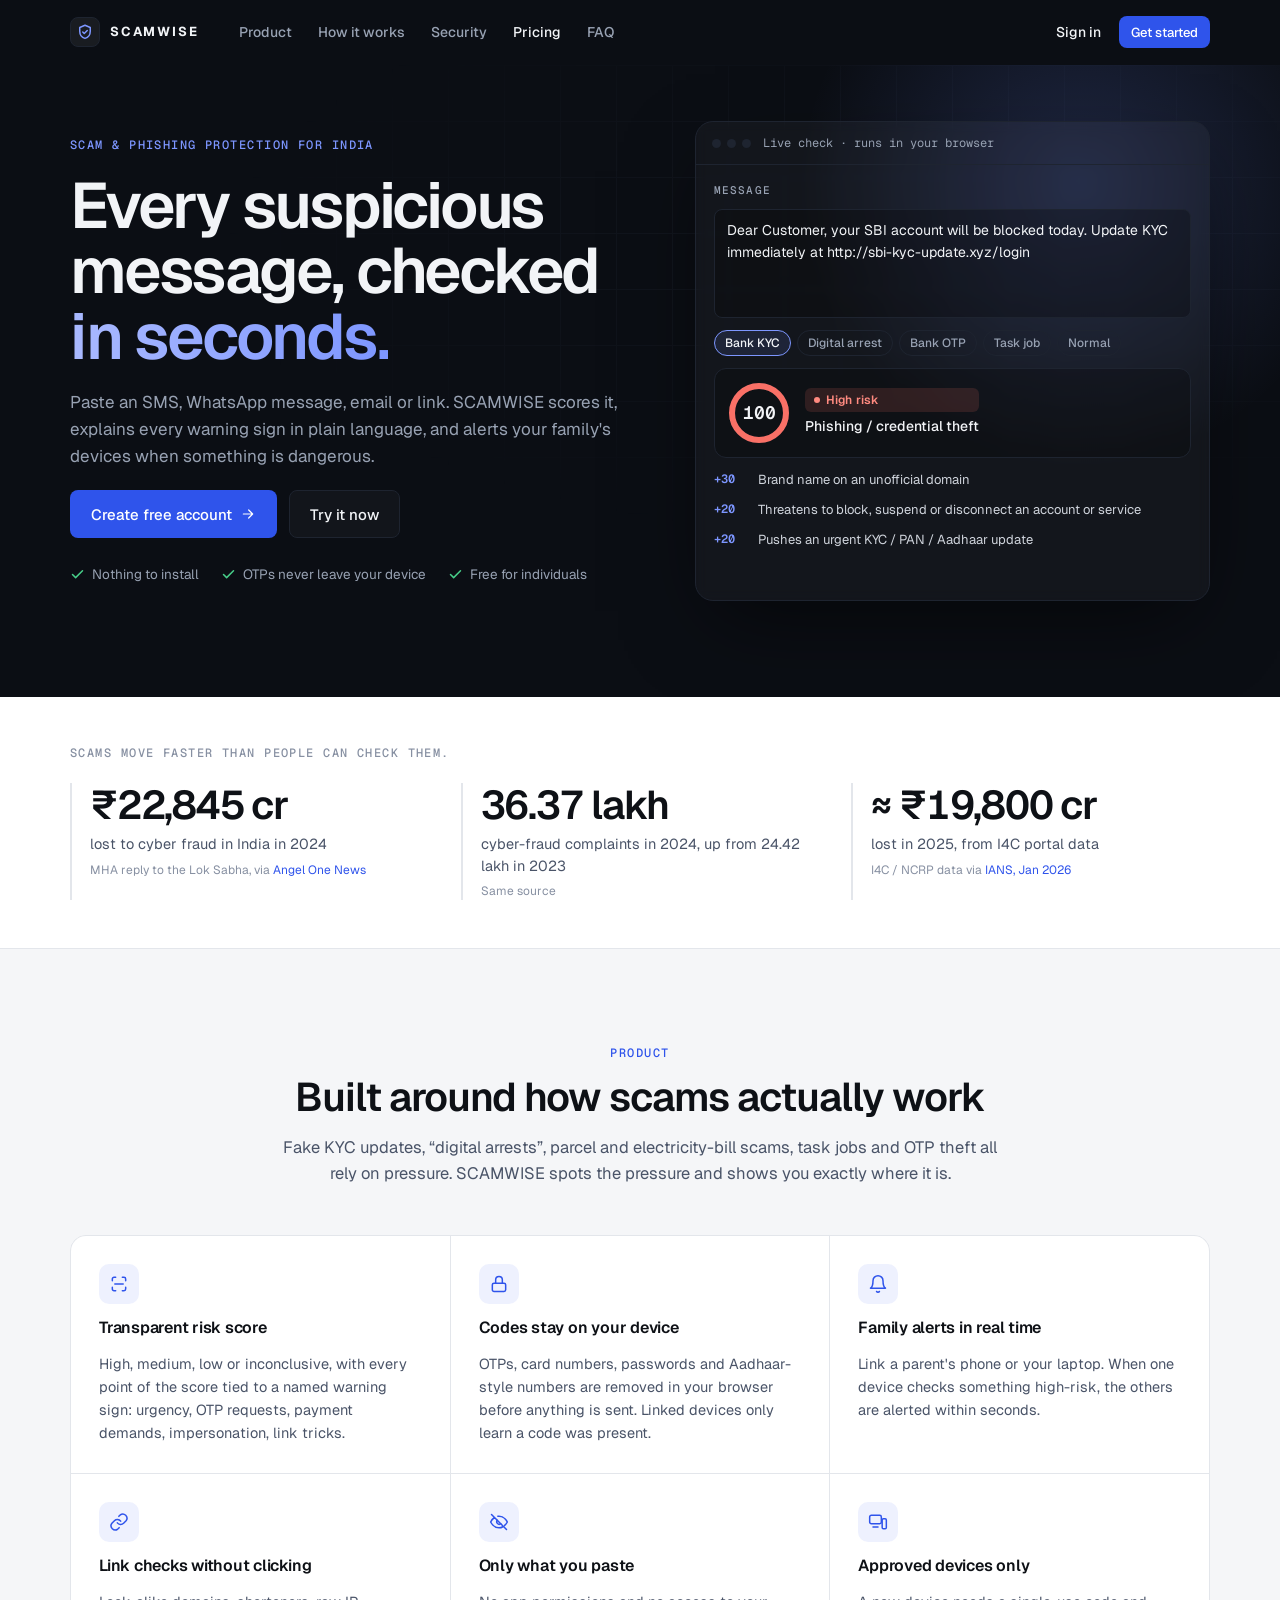
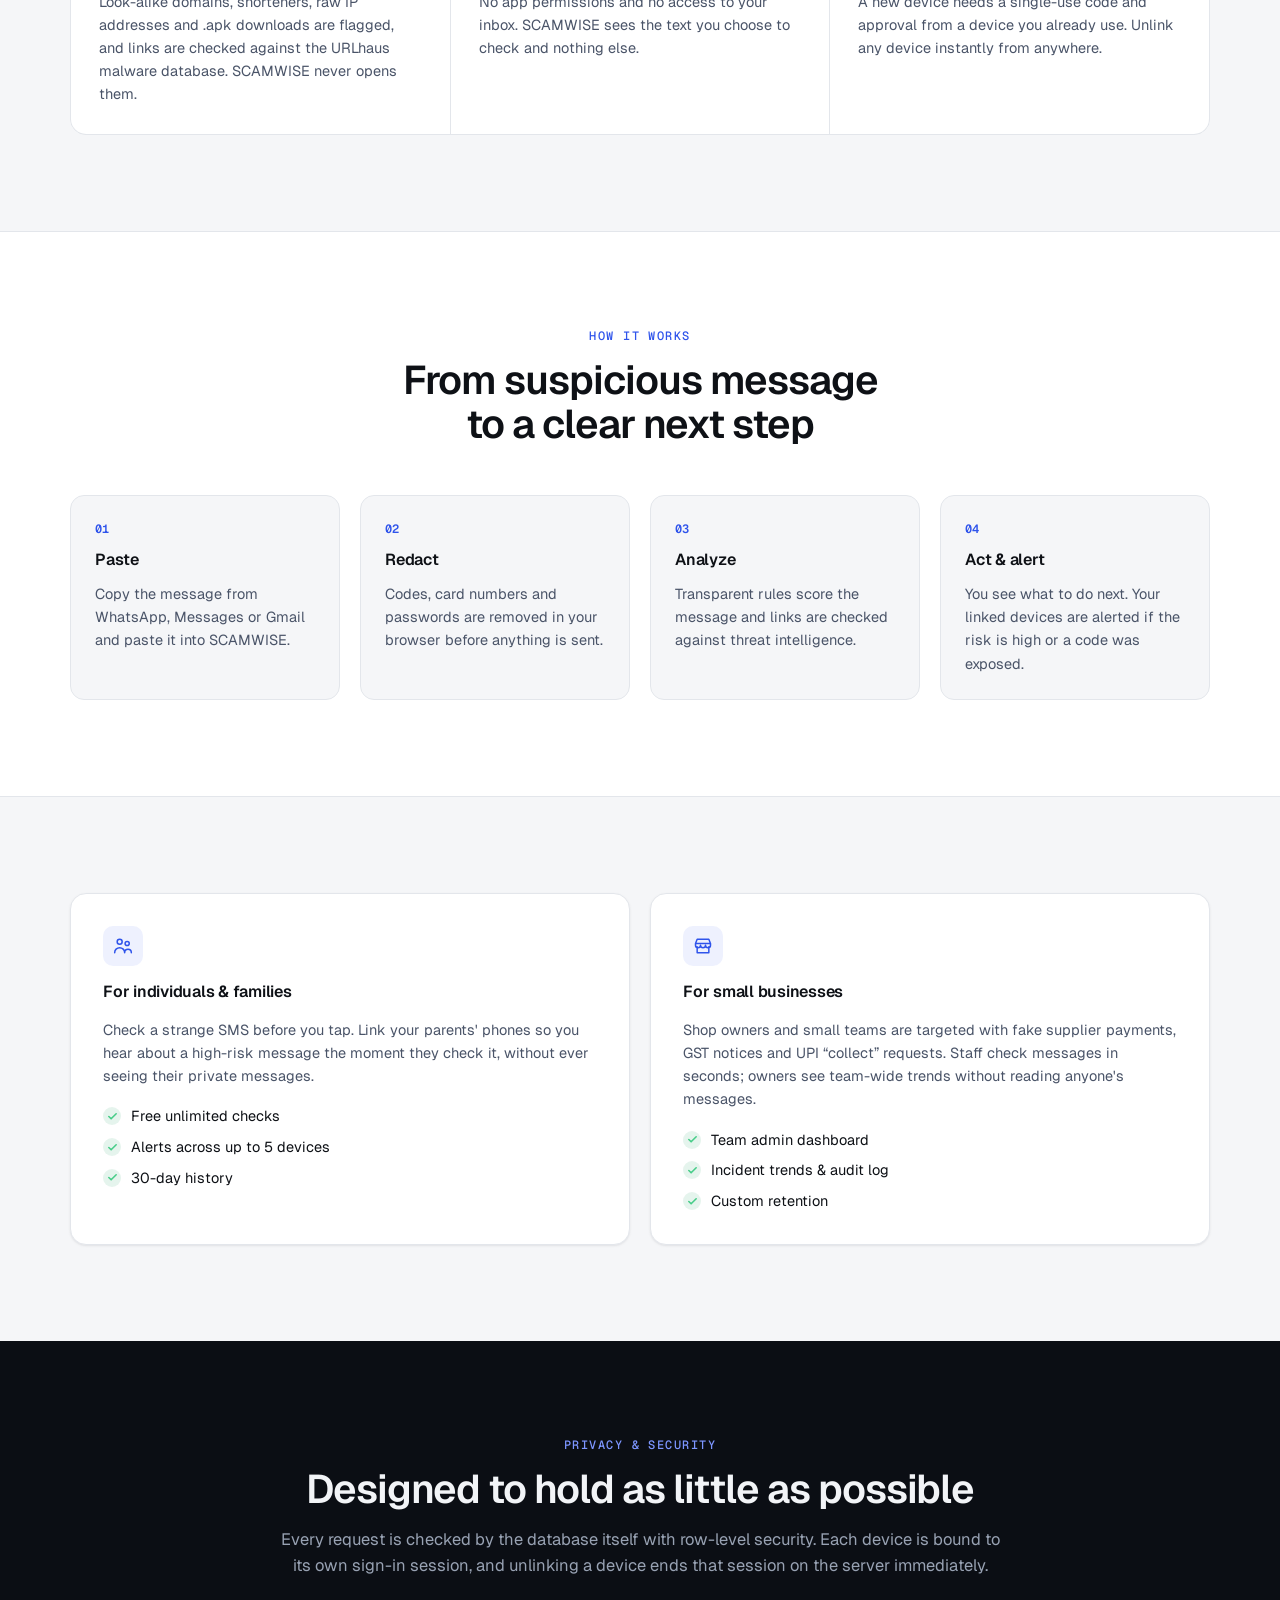
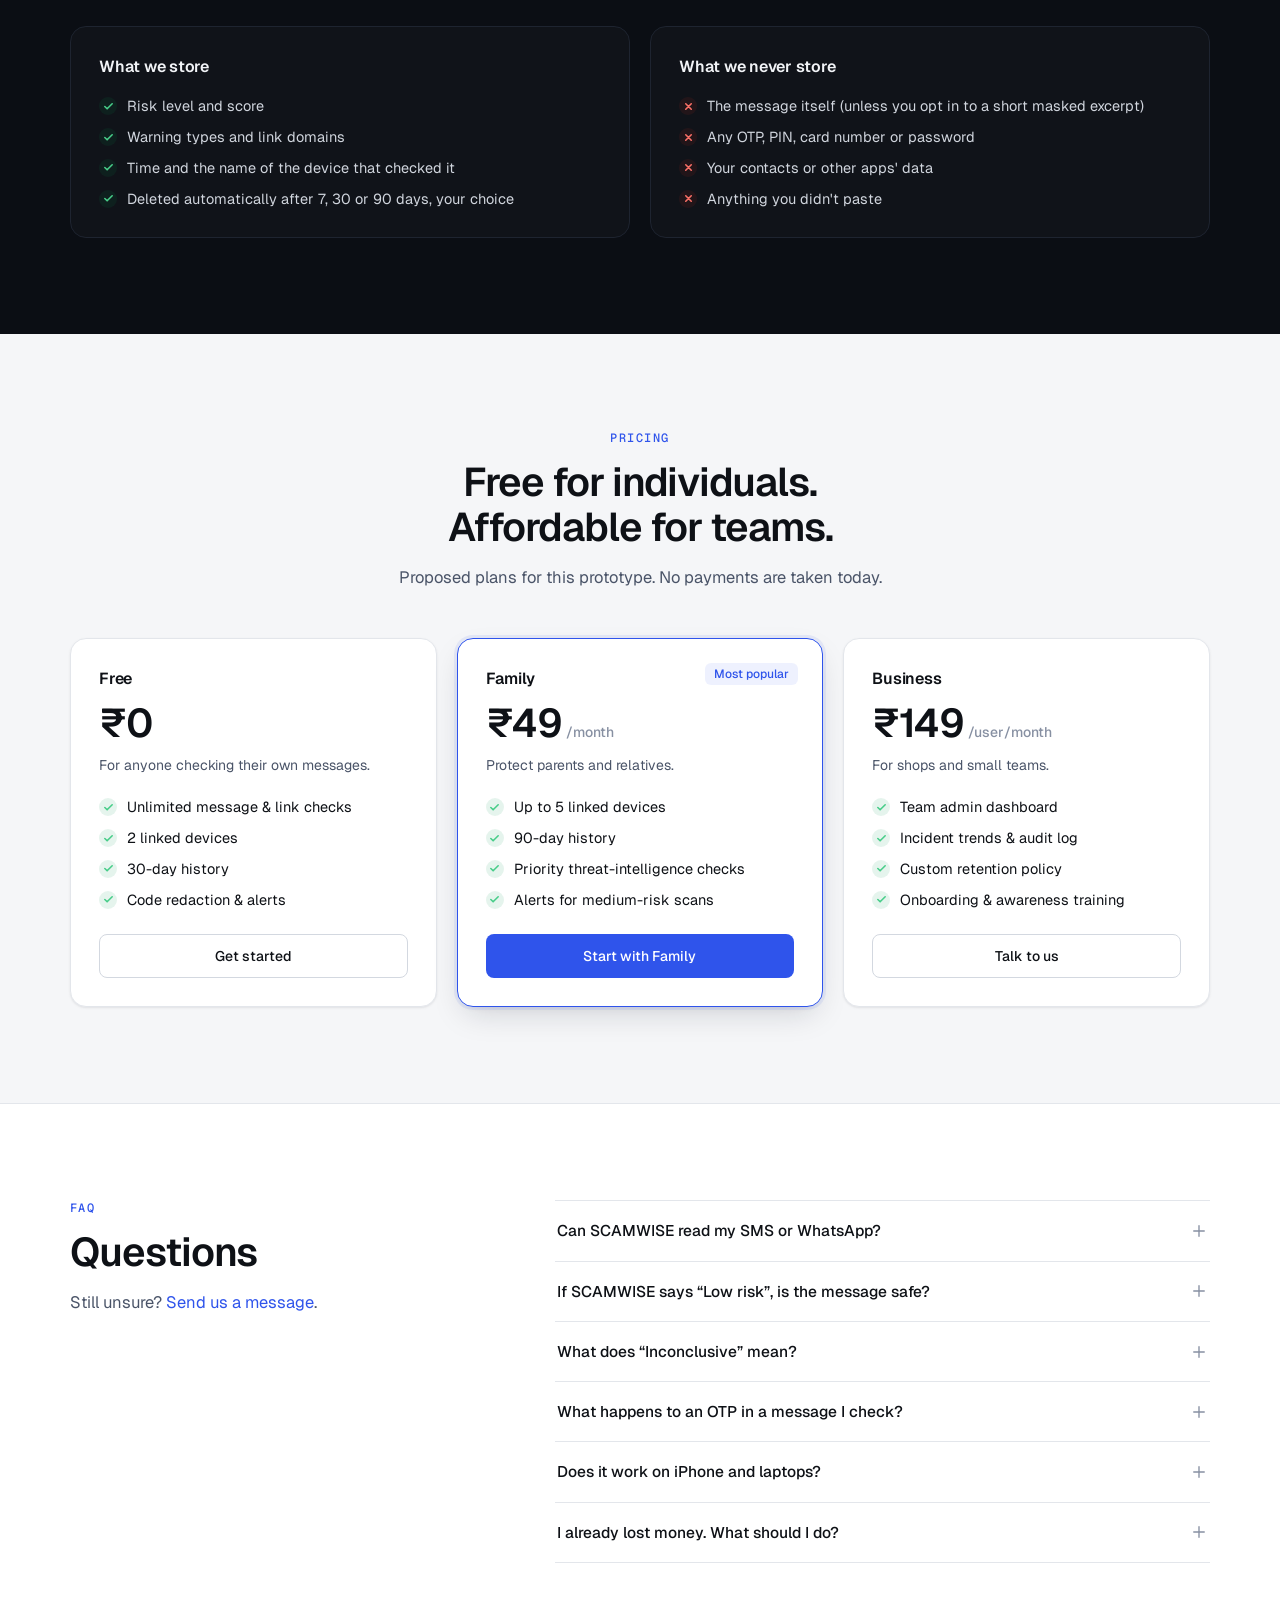
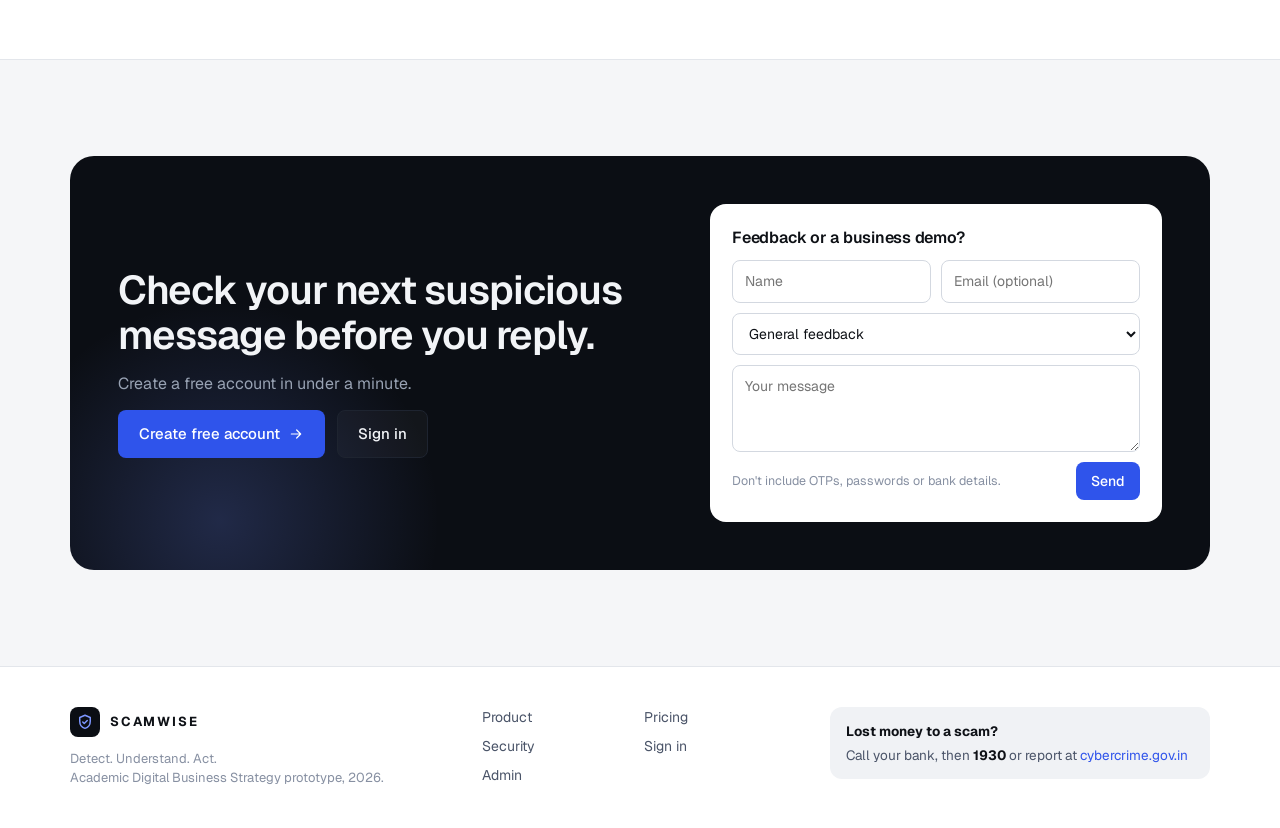
<file: scamwise/web/index.html>
<!doctype html>
<html lang="en">
<head>
<meta charset="utf-8">
<meta name="viewport" content="width=device-width, initial-scale=1, viewport-fit=cover">
<title>SCAMWISE</title>
<meta name="description" content="SCAMWISE checks suspicious messages and links in seconds, explains the risk in plain language, and alerts your family's devices. Built for India.">
<link rel="preconnect" href="https://fonts.googleapis.com"><link rel="preconnect" href="https://fonts.gstatic.com" crossorigin>
<link href="https://fonts.googleapis.com/css2?family=Geist:wght@400;500;600;700&family=Geist+Mono:wght@400;500;600&display=swap" rel="stylesheet">
<link rel="stylesheet" href="app/app.css">
<link rel="stylesheet" href="assets/landing.css">
<link rel="icon" href="data:image/svg+xml,%3Csvg xmlns='http://www.w3.org/2000/svg' viewBox='0 0 24 24'%3E%3Crect width='24' height='24' rx='6' fill='%230E1116'/%3E%3Cpath d='M12 5 7 7v4c0 3.1 2.1 5.9 5 6.7 2.9-.8 5-3.6 5-6.7V7Z' fill='none' stroke='%236E8BFF' stroke-width='2'/%3E%3C/svg%3E">
</head>
<body class="lp">
<svg width="0" height="0" style="position:absolute" aria-hidden="true">
  <defs>
    <symbol id="l-shield" viewBox="0 0 24 24"><path d="M12 3 5 6v5c0 4.4 3 8.4 7 9.5 4-1.1 7-5.1 7-9.5V6Z"/><path d="m9 12 2 2 4-4"/></symbol>
    <symbol id="l-scan" viewBox="0 0 24 24"><path d="M4 8V6a2 2 0 0 1 2-2h2M16 4h2a2 2 0 0 1 2 2v2M20 16v2a2 2 0 0 1-2 2h-2M8 20H6a2 2 0 0 1-2-2v-2"/><path d="M7 12h10"/></symbol>
    <symbol id="l-lock" viewBox="0 0 24 24"><rect x="4" y="11" width="16" height="10" rx="2"/><path d="M8 11V7a4 4 0 0 1 8 0v4"/></symbol>
    <symbol id="l-bell" viewBox="0 0 24 24"><path d="M6 8a6 6 0 1 1 12 0c0 7 3 9 3 9H3s3-2 3-9"/><path d="M10.3 21a2 2 0 0 0 3.4 0"/></symbol>
    <symbol id="l-link" viewBox="0 0 24 24"><path d="M10 13a5 5 0 0 0 7.5.5l3-3a5 5 0 0 0-7-7l-1.7 1.7"/><path d="M14 11a5 5 0 0 0-7.5-.5l-3 3a5 5 0 0 0 7 7l1.7-1.7"/></symbol>
    <symbol id="l-eye-off" viewBox="0 0 24 24"><path d="M3 3l18 18M10.6 5.1A10 10 0 0 1 12 5c6.5 0 10 7 10 7a17 17 0 0 1-3.2 4.1M6.6 6.6C3.8 8.4 2 12 2 12s3.5 7 10 7c1.8 0 3.3-.5 4.6-1.3"/><path d="M9.9 9.9a3 3 0 0 0 4.2 4.2"/></symbol>
    <symbol id="l-devices" viewBox="0 0 24 24"><rect x="2" y="4" width="14" height="10" rx="2"/><path d="M6 18h6"/><rect x="17" y="8" width="5" height="12" rx="1.5"/></symbol>
    <symbol id="l-check" viewBox="0 0 24 24"><path d="M20 6 9 17l-5-5"/></symbol>
    <symbol id="l-x" viewBox="0 0 24 24"><path d="M18 6 6 18M6 6l12 12"/></symbol>
    <symbol id="l-arrow" viewBox="0 0 24 24"><path d="M5 12h14M13 6l6 6-6 6"/></symbol>
    <symbol id="l-menu" viewBox="0 0 24 24"><path d="M4 7h16M4 12h16M4 17h16"/></symbol>
    <symbol id="l-family" viewBox="0 0 24 24"><circle cx="8" cy="7" r="3"/><circle cx="17" cy="9" r="2.5"/><path d="M2 20a6 6 0 0 1 12 0M14 20a4 4 0 0 1 8 0"/></symbol>
    <symbol id="l-store" viewBox="0 0 24 24"><path d="M3 9 5 4h14l2 5M3 9h18v2a3 3 0 0 1-6 0 3 3 0 0 1-6 0 3 3 0 0 1-6 0V9ZM5 13v7h14v-7"/></symbol>
    <symbol id="l-plus" viewBox="0 0 24 24"><path d="M12 5v14M5 12h14"/></symbol>
  </defs>
</svg>

<!-- ======================= nav ======================= -->
<header class="lp-nav" id="lp-nav">
  <div class="lp-wrap lp-nav-in">
    <a class="logo light" href="#top" id="lp-logo"><span class="logo-mark"><svg><use href="#l-shield"/></svg></span>SCAMWISE</a>
    <nav class="lp-links" id="lp-links" aria-label="Sections">
      <a href="#product">Product</a><a href="#how">How it works</a><a href="#security">Security</a><a href="#pricing">Pricing</a><a href="#faq">FAQ</a>
    </nav>
    <div class="lp-actions" id="lp-actions">
      <a class="lp-signin" href="app/#signin" data-auth="out">Sign in</a>
      <a class="btn primary sm" href="app/#signup" data-auth="out">Get started</a>
      <a class="btn primary sm hidden" href="app/" data-auth="in">Open dashboard<svg><use href="#l-arrow"/></svg></a>
      <button class="lp-burger" id="lp-burger" type="button" aria-label="Open menu" aria-expanded="false"><svg><use href="#l-menu"/></svg></button>
    </div>
  </div>
</header>

<!-- ======================= hero ======================= -->
<section class="lp-hero" id="top">
  <div class="lp-wrap lp-hero-in">
    <div class="lp-hero-copy">
      <p class="kicker">Scam &amp; phishing protection for India</p>
      <h1>Every suspicious message, checked <span class="lp-hl">in seconds.</span></h1>
      <p class="lp-lede">Paste an SMS, WhatsApp message, email or link. SCAMWISE scores it, explains every warning sign in plain language, and alerts your family's devices when something is dangerous.</p>
      <div class="lp-ctas">
        <a class="btn primary lg" href="app/#signup" data-auth="out">Create free account<svg><use href="#l-arrow"/></svg></a>
        <a class="btn primary lg hidden" href="app/" data-auth="in">Open dashboard<svg><use href="#l-arrow"/></svg></a>
        <a class="btn lp-ghost lg" href="#check">Try it now</a>
      </div>
      <ul class="lp-trust">
        <li><svg><use href="#l-check"/></svg>Nothing to install</li>
        <li><svg><use href="#l-check"/></svg>OTPs never leave your device</li>
        <li><svg><use href="#l-check"/></svg>Free for individuals</li>
      </ul>
    </div>

    <!-- live checker -->
    <div class="lp-checker" id="check" aria-label="Live message checker">
      <div class="lp-ck-head">
        <span class="lp-dots"><i></i><i></i><i></i></span>
        <span class="mono">Live check · runs in your browser</span>
      </div>
      <div class="lp-ck-body">
        <label for="lp-msg" class="lp-ck-label">Message</label>
        <textarea id="lp-msg" rows="4" maxlength="2000" spellcheck="false" placeholder="Paste a suspicious message…"></textarea>
        <div class="lp-ck-samples" id="lp-samples"></div>
        <div class="lp-ck-result" id="lp-result" aria-live="polite">
          <div class="lp-gauge"><svg viewBox="0 0 64 64"><circle class="t" cx="32" cy="32" r="27"/><circle class="f" id="lp-gauge-f" cx="32" cy="32" r="27"/></svg><b id="lp-score">0</b></div>
          <div class="lp-ck-verdict"><span class="risk inconclusive" id="lp-risk">Waiting</span><p id="lp-cat">Type or pick an example</p></div>
        </div>
        <ul class="lp-ck-inds" id="lp-inds"></ul>
        <p class="lp-ck-redact" id="lp-redact"></p>
      </div>
    </div>
  </div>
</section>

<!-- ======================= stats ======================= -->
<section class="lp-stats">
  <div class="lp-wrap">
    <p class="lp-stats-lead">Scams move faster than people can check them.</p>
    <div class="lp-stat-row">
      <div class="lp-stat"><b data-count="22845" data-prefix="₹" data-suffix=" cr">₹22,845 cr</b><span>lost to cyber fraud in India in 2024</span><small>MHA reply to the Lok Sabha, via <a href="https://www.angelone.in/news/market-updates/cyber-fraud-costs-indians-22-845-crore-in-2024-government" target="_blank" rel="noopener">Angel One News</a></small></div>
      <div class="lp-stat"><b data-count="3637" data-scale="0.01" data-decimals="2" data-suffix=" lakh">36.37 lakh</b><span>cyber-fraud complaints in 2024, up from 24.42 lakh in 2023</span><small>Same source</small></div>
      <div class="lp-stat"><b>≈ ₹19,800 cr</b><span>lost in 2025, from I4C portal data</span><small>I4C / NCRP data via <a href="https://ianslive.in/indians-lose-over-rs-52976-crore-to-cyber-frauds-over-six-years-report--20260103154943" target="_blank" rel="noopener">IANS, Jan 2026</a></small></div>
    </div>
  </div>
</section>

<!-- ======================= product ======================= -->
<section class="lp-sec" id="product">
  <div class="lp-wrap">
    <div class="lp-sec-head">
      <p class="lp-eyebrow">Product</p>
      <h2>Built around how scams actually work</h2>
      <p>Fake KYC updates, “digital arrests”, parcel and electricity-bill scams, task jobs and OTP theft all rely on pressure. SCAMWISE spots the pressure and shows you exactly where it is.</p>
    </div>
    <div class="lp-features">
      <article class="lp-feat lp-reveal"><span class="lp-ico"><svg><use href="#l-scan"/></svg></span><h3>Transparent risk score</h3><p>High, medium, low or inconclusive, with every point of the score tied to a named warning sign: urgency, OTP requests, payment demands, impersonation, link tricks.</p></article>
      <article class="lp-feat lp-reveal"><span class="lp-ico"><svg><use href="#l-lock"/></svg></span><h3>Codes stay on your device</h3><p>OTPs, card numbers, passwords and Aadhaar-style numbers are removed in your browser before anything is sent. Linked devices only learn a code was present.</p></article>
      <article class="lp-feat lp-reveal"><span class="lp-ico"><svg><use href="#l-bell"/></svg></span><h3>Family alerts in real time</h3><p>Link a parent's phone or your laptop. When one device checks something high-risk, the others are alerted within seconds.</p></article>
      <article class="lp-feat lp-reveal"><span class="lp-ico"><svg><use href="#l-link"/></svg></span><h3>Link checks without clicking</h3><p>Look-alike domains, shorteners, raw IP addresses and .apk downloads are flagged, and links are checked against the URLhaus malware database. SCAMWISE never opens them.</p></article>
      <article class="lp-feat lp-reveal"><span class="lp-ico"><svg><use href="#l-eye-off"/></svg></span><h3>Only what you paste</h3><p>No app permissions and no access to your inbox. SCAMWISE sees the text you choose to check and nothing else.</p></article>
      <article class="lp-feat lp-reveal"><span class="lp-ico"><svg><use href="#l-devices"/></svg></span><h3>Approved devices only</h3><p>A new device needs a single-use code and approval from a device you already use. Unlink any device instantly from anywhere.</p></article>
    </div>
  </div>
</section>

<!-- ======================= how ======================= -->
<section class="lp-sec lp-alt" id="how">
  <div class="lp-wrap">
    <div class="lp-sec-head">
      <p class="lp-eyebrow">How it works</p>
      <h2>From suspicious message to a clear next step</h2>
    </div>
    <ol class="lp-steps">
      <li class="lp-reveal"><span class="mono">01</span><h3>Paste</h3><p>Copy the message from WhatsApp, Messages or Gmail and paste it into SCAMWISE.</p></li>
      <li class="lp-reveal"><span class="mono">02</span><h3>Redact</h3><p>Codes, card numbers and passwords are removed in your browser before anything is sent.</p></li>
      <li class="lp-reveal"><span class="mono">03</span><h3>Analyze</h3><p>Transparent rules score the message and links are checked against threat intelligence.</p></li>
      <li class="lp-reveal"><span class="mono">04</span><h3>Act &amp; alert</h3><p>You see what to do next. Your linked devices are alerted if the risk is high or a code was exposed.</p></li>
    </ol>
  </div>
</section>

<!-- ======================= audiences ======================= -->
<section class="lp-sec">
  <div class="lp-wrap lp-two">
    <article class="lp-aud lp-reveal">
      <span class="lp-ico"><svg><use href="#l-family"/></svg></span>
      <h3>For individuals &amp; families</h3>
      <p>Check a strange SMS before you tap. Link your parents' phones so you hear about a high-risk message the moment they check it, without ever seeing their private messages.</p>
      <ul class="lp-ticks"><li>Free unlimited checks</li><li>Alerts across up to 5 devices</li><li>30-day history</li></ul>
    </article>
    <article class="lp-aud lp-reveal">
      <span class="lp-ico"><svg><use href="#l-store"/></svg></span>
      <h3>For small businesses</h3>
      <p>Shop owners and small teams are targeted with fake supplier payments, GST notices and UPI “collect” requests. Staff check messages in seconds; owners see team-wide trends without reading anyone's messages.</p>
      <ul class="lp-ticks"><li>Team admin dashboard</li><li>Incident trends &amp; audit log</li><li>Custom retention</li></ul>
    </article>
  </div>
</section>

<!-- ======================= security ======================= -->
<section class="lp-sec lp-dark" id="security">
  <div class="lp-wrap">
    <div class="lp-sec-head">
      <p class="lp-eyebrow">Privacy &amp; security</p>
      <h2>Designed to hold as little as possible</h2>
      <p>Every request is checked by the database itself with row-level security. Each device is bound to its own sign-in session, and unlinking a device ends that session on the server immediately.</p>
    </div>
    <div class="lp-two">
      <div class="lp-list-card lp-reveal">
        <h3>What we store</h3>
        <ul class="lp-ticks"><li>Risk level and score</li><li>Warning types and link domains</li><li>Time and the name of the device that checked it</li><li>Deleted automatically after 7, 30 or 90 days, your choice</li></ul>
      </div>
      <div class="lp-list-card lp-reveal">
        <h3>What we never store</h3>
        <ul class="lp-crosses"><li>The message itself (unless you opt in to a short masked excerpt)</li><li>Any OTP, PIN, card number or password</li><li>Your contacts or other apps' data</li><li>Anything you didn't paste</li></ul>
      </div>
    </div>
  </div>
</section>

<!-- ======================= pricing ======================= -->
<section class="lp-sec" id="pricing">
  <div class="lp-wrap">
    <div class="lp-sec-head">
      <p class="lp-eyebrow">Pricing</p>
      <h2>Free for individuals. Affordable for teams.</h2>
      <p>Proposed plans for this prototype. No payments are taken today.</p>
    </div>
    <div class="lp-prices">
      <article class="lp-price lp-reveal"><h3>Free</h3><p class="lp-amt">₹0</p><p class="muted">For anyone checking their own messages.</p>
        <ul class="lp-ticks"><li>Unlimited message &amp; link checks</li><li>2 linked devices</li><li>30-day history</li><li>Code redaction &amp; alerts</li></ul>
        <a class="btn ghost block" href="app/#signup">Get started</a></article>
      <article class="lp-price featured lp-reveal"><span class="tag accent">Most popular</span><h3>Family</h3><p class="lp-amt">₹49<small>/month</small></p><p class="muted">Protect parents and relatives.</p>
        <ul class="lp-ticks"><li>Up to 5 linked devices</li><li>90-day history</li><li>Priority threat-intelligence checks</li><li>Alerts for medium-risk scans</li></ul>
        <a class="btn primary block" href="app/#signup">Start with Family</a></article>
      <article class="lp-price lp-reveal"><h3>Business</h3><p class="lp-amt">₹149<small>/user/month</small></p><p class="muted">For shops and small teams.</p>
        <ul class="lp-ticks"><li>Team admin dashboard</li><li>Incident trends &amp; audit log</li><li>Custom retention policy</li><li>Onboarding &amp; awareness training</li></ul>
        <a class="btn ghost block" href="#contact">Talk to us</a></article>
    </div>
  </div>
</section>

<!-- ======================= faq ======================= -->
<section class="lp-sec lp-alt" id="faq">
  <div class="lp-wrap lp-faq-wrap">
    <div class="lp-sec-head left">
      <p class="lp-eyebrow">FAQ</p>
      <h2>Questions</h2>
      <p>Still unsure? <a href="#contact">Send us a message</a>.</p>
    </div>
    <div class="lp-faq">
      <details><summary>Can SCAMWISE read my SMS or WhatsApp?<svg><use href="#l-plus"/></svg></summary><p>No. A website cannot read your messages or other apps. SCAMWISE only sees the text you choose to paste into it.</p></details>
      <details><summary>If SCAMWISE says “Low risk”, is the message safe?<svg><use href="#l-plus"/></svg></summary><p>Not necessarily. Low means no strong scam pattern was found. New scams appear every day, so always verify payment or account requests through the official app or number.</p></details>
      <details><summary>What does “Inconclusive” mean?<svg><use href="#l-plus"/></svg></summary><p>There wasn't enough evidence either way, for example a bare link that could not be checked against threat intelligence. Treat it with caution.</p></details>
      <details><summary>What happens to an OTP in a message I check?<svg><use href="#l-plus"/></svg></summary><p>It is replaced with [REDACTED] in your browser before anything is sent. Your linked devices get an alert saying a code was exposed, never the code itself.</p></details>
      <details><summary>Does it work on iPhone and laptops?<svg><use href="#l-plus"/></svg></summary><p>Yes. SCAMWISE runs in any modern browser on iPhone, Android, Windows and Mac. There is nothing to install.</p></details>
      <details><summary>I already lost money. What should I do?<svg><use href="#l-plus"/></svg></summary><p>Call your bank immediately, then call the national cyber-crime helpline <b>1930</b> or report at <a href="https://cybercrime.gov.in" target="_blank" rel="noopener">cybercrime.gov.in</a>. Speed matters for freezing funds.</p></details>
    </div>
  </div>
</section>

<!-- ======================= cta + contact ======================= -->
<section class="lp-sec" id="contact">
  <div class="lp-wrap">
    <div class="lp-cta">
      <div>
        <h2>Check your next suspicious message before you reply.</h2>
        <p>Create a free account in under a minute.</p>
        <div class="lp-ctas"><a class="btn primary lg" href="app/#signup">Create free account<svg><use href="#l-arrow"/></svg></a><a class="btn lp-ghost lg" href="app/#signin">Sign in</a></div>
      </div>
      <form id="lp-contact" class="lp-contact" novalidate>
        <h3>Feedback or a business demo?</h3>
        <div class="lp-row2"><input id="lp-c-name" name="name" placeholder="Name" maxlength="80" aria-label="Name"><input id="lp-c-email" name="email" type="email" placeholder="Email (optional)" maxlength="120" aria-label="Email"></div>
        <select id="lp-c-kind" name="kind" aria-label="Topic"><option value="feedback">General feedback</option><option value="demo">Request a demo</option><option value="business">Business plan enquiry</option><option value="other">Other</option></select>
        <textarea id="lp-c-msg" name="message" rows="3" placeholder="Your message" maxlength="2000" aria-label="Message"></textarea>
        <div class="lp-row-end"><p class="fine" id="lp-c-status">Don't include OTPs, passwords or bank details.</p><button class="btn primary" type="submit">Send</button></div>
      </form>
    </div>
  </div>
</section>

<footer class="lp-foot">
  <div class="lp-wrap lp-foot-in">
    <div><a class="logo light" href="#top"><span class="logo-mark"><svg><use href="#l-shield"/></svg></span>SCAMWISE</a><p>Detect. Understand. Act.<br>Academic Digital Business Strategy prototype, 2026.</p></div>
    <div class="lp-foot-links"><a href="#product">Product</a><a href="#pricing">Pricing</a><a href="#security">Security</a><a href="app/#signin">Sign in</a><a href="admin/">Admin</a></div>
    <div class="lp-help"><b>Lost money to a scam?</b><span>Call your bank, then <b>1930</b> or report at <a href="https://cybercrime.gov.in" target="_blank" rel="noopener">cybercrime.gov.in</a></span></div>
  </div>
</footer>

<div class="toasts" id="toasts" aria-live="polite"></div>
<script type="module" src="assets/site.js"></script>
</body>
</html>
</file>
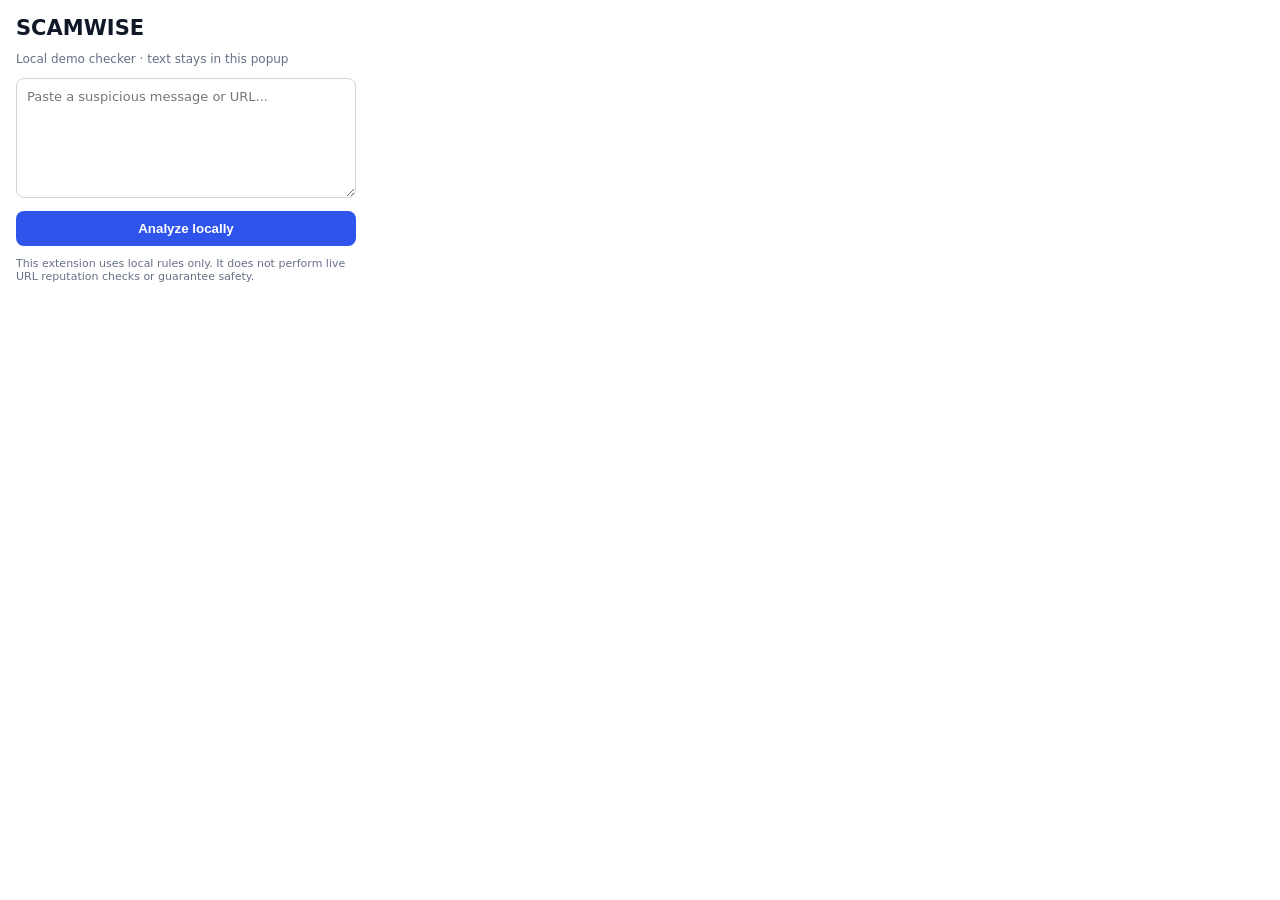
<file: scamwise/extension/popup.html>
<!doctype html><html><head><meta charset="utf-8"><meta name="viewport" content="width=device-width,initial-scale=1"><title>SCAMWISE</title><style>body{font:14px system-ui;width:340px;margin:0;padding:16px;color:#101828}h2{margin:0 0 4px}p{color:#667085;font-size:12px}textarea{width:100%;box-sizing:border-box;min-height:120px;padding:10px;border:1px solid #d0d5dd;border-radius:8px;font:13px system-ui}button{width:100%;margin-top:10px;padding:10px;border:0;border-radius:8px;background:#2f54eb;color:white;font-weight:600;cursor:pointer}.result{margin-top:12px;padding:12px;background:#f2f4f7;border-radius:8px}.high{color:#b42318}.medium{color:#b54708}.low{color:#027a48}.small{font-size:11px}</style></head><body><h2>SCAMWISE</h2><p>Local demo checker · text stays in this popup</p><textarea id="message" maxlength="5000" placeholder="Paste a suspicious message or URL..."></textarea><button id="scan">Analyze locally</button><div id="result" class="result" hidden></div><p class="small">This extension uses local rules only. It does not perform live URL reputation checks or guarantee safety.</p><script type="module" src="popup.js"></script></body></html>
</file>
<file: scamwise/web/app/app.css>
/* SCAMWISE web app
   Layout: quiet product shell (sidebar + topbar) on a cool off-white canvas; one cobalt accent;
   risk colours are semantic only. Mobile: sidebar becomes a bottom tab bar. */
:root {
  --bg: #F5F6F8; --surface: #FFFFFF; --surface-2: #F0F2F5; --line: #E3E6EB; --line-2: #D3D8E0;
  --ink: #0E1116; --ink-2: #4A5468; --ink-3: #8790A2;
  --accent: #2F54EB; --accent-2: #1D3FD1; --accent-soft: rgba(47,84,235,.08); --on-accent: #FFFFFF;
  --high: #D92D20; --high-soft: rgba(217,45,32,.09);
  --med: #C4560A; --med-soft: rgba(220,104,3,.10);
  --low: #067647; --low-soft: rgba(7,148,85,.10);
  --inc: #5D6679; --inc-soft: rgba(93,102,121,.12);
  --brand-bg: #0B0E14; --brand-ink: #F2F4F7; --brand-ink-2: #98A2B3; --brand-line: #1E2430; --brand-accent: #7D96FF;
  --shadow: 0 1px 2px rgba(16,24,40,.04), 0 1px 3px rgba(16,24,40,.06);
  --shadow-lg: 0 12px 32px -8px rgba(16,24,40,.18), 0 4px 8px -4px rgba(16,24,40,.08);
  --r: 12px; --r-sm: 8px;
  --font: "Geist", ui-sans-serif, system-ui, -apple-system, "Segoe UI", Roboto, sans-serif;
  --mono: "Geist Mono", ui-monospace, SFMono-Regular, Menlo, Consolas, monospace;
  --side-w: 248px;
}
@media (prefers-color-scheme: dark) {
  :root:not([data-theme="light"]) {
    --bg: #0A0C10; --surface: #11141A; --surface-2: #171B23; --line: #222733; --line-2: #2E3443;
    --ink: #EEF1F6; --ink-2: #A6AFC0; --ink-3: #6D768A;
    --accent: #6E8BFF; --accent-2: #8AA1FF; --accent-soft: rgba(110,139,255,.12); --on-accent: #0A0C10;
    --high: #F97066; --high-soft: rgba(249,112,102,.12); --med: #FDB022; --med-soft: rgba(253,176,34,.12);
    --low: #47CD89; --low-soft: rgba(71,205,137,.12); --inc: #98A2B3; --inc-soft: rgba(152,162,179,.14);
    --shadow: none; --shadow-lg: 0 16px 40px -8px rgba(0,0,0,.6);
    color-scheme: dark;
  }
}
:root[data-theme="dark"] {
  --bg: #0A0C10; --surface: #11141A; --surface-2: #171B23; --line: #222733; --line-2: #2E3443;
  --ink: #EEF1F6; --ink-2: #A6AFC0; --ink-3: #6D768A;
  --accent: #6E8BFF; --accent-2: #8AA1FF; --accent-soft: rgba(110,139,255,.12); --on-accent: #0A0C10;
  --high: #F97066; --high-soft: rgba(249,112,102,.12); --med: #FDB022; --med-soft: rgba(253,176,34,.12);
  --low: #47CD89; --low-soft: rgba(71,205,137,.12); --inc: #98A2B3; --inc-soft: rgba(152,162,179,.14);
  --shadow: none; --shadow-lg: 0 16px 40px -8px rgba(0,0,0,.6);
  color-scheme: dark;
}

* { box-sizing: border-box; }
html, body { height: 100%; }
body { margin: 0; font-family: var(--font); font-size: 14px; line-height: 1.5; color: var(--ink); background: var(--bg); -webkit-font-smoothing: antialiased; }
h1, h2, h3 { margin: 0; letter-spacing: -.015em; text-wrap: balance; }
p { margin: 0; }
a { color: var(--accent); text-decoration: none; }
a:hover { text-decoration: underline; }
svg { width: 18px; height: 18px; flex: none; fill: none; stroke: currentColor; stroke-width: 1.8; stroke-linecap: round; stroke-linejoin: round; }
.hidden { display: none !important; }
.muted { color: var(--ink-2); }
.mono { font-family: var(--mono); font-variant-numeric: tabular-nums; }
.fine { font-size: 12.5px; color: var(--ink-3); }
.center { text-align: center; }
:focus-visible { outline: 2px solid var(--accent); outline-offset: 2px; border-radius: 6px; }
@media (prefers-reduced-motion: reduce) { *, *::before, *::after { animation-duration: 1ms !important; transition-duration: 1ms !important; } }

/* ---------- controls ---------- */
.btn { display: inline-flex; align-items: center; justify-content: center; gap: 8px; height: 38px; padding: 0 14px; border-radius: var(--r-sm); border: 1px solid transparent; font: 500 14px/1 var(--font); cursor: pointer; transition: background .15s, border-color .15s, color .15s, transform .05s; white-space: nowrap; }
.btn:active { transform: translateY(1px); }
.btn svg { width: 16px; height: 16px; }
.btn.primary { background: var(--accent); color: var(--on-accent); }
.btn.primary:hover { background: var(--accent-2); }
.btn.ghost { background: var(--surface); color: var(--ink); border-color: var(--line-2); }
.btn.ghost:hover { background: var(--surface-2); }
.btn.danger-ghost { background: var(--surface); color: var(--high); border-color: var(--line-2); }
.btn.danger-ghost:hover { background: var(--high-soft); border-color: transparent; }
.btn.danger { background: var(--high); color: #fff; }
.btn.sm { height: 32px; padding: 0 11px; font-size: 13px; }
.btn.block { width: 100%; height: 44px; }
.btn[disabled] { opacity: .5; cursor: not-allowed; }
.btn kbd { font: 500 11px var(--mono); opacity: .7; border: 1px solid currentColor; border-radius: 4px; padding: 1px 4px; }
input, textarea, select { font: inherit; color: var(--ink); background: var(--surface); border: 1px solid var(--line-2); border-radius: var(--r-sm); padding: 10px 12px; width: 100%; transition: border-color .15s, box-shadow .15s; }
input:focus, textarea:focus, select:focus { outline: none; border-color: var(--accent); box-shadow: 0 0 0 3px var(--accent-soft); }
textarea { resize: vertical; min-height: 180px; line-height: 1.55; }
.select-sm { width: auto; height: 32px; padding: 0 30px 0 10px; font-size: 13px; }
.field-label { font-weight: 500; font-size: 13px; color: var(--ink-2); }
.err { color: var(--high); font-size: 13px; min-height: 18px; }
.switch { appearance: none; width: 36px; height: 20px; padding: 0; border-radius: 99px; background: var(--line-2); border: 0; position: relative; cursor: pointer; flex: none; transition: background .2s; }
.switch::after { content: ""; position: absolute; top: 2px; left: 2px; width: 16px; height: 16px; border-radius: 50%; background: #fff; box-shadow: 0 1px 2px rgba(0,0,0,.2); transition: transform .2s; }
.switch:checked { background: var(--accent); }
.switch:checked::after { transform: translateX(16px); }
.switch:focus { box-shadow: 0 0 0 3px var(--accent-soft); }

.risk { display: inline-flex; align-items: center; gap: 6px; height: 24px; padding: 0 9px; border-radius: 6px; font: 600 12px var(--font); letter-spacing: .01em; white-space: nowrap; }
.risk::before { content: ""; width: 6px; height: 6px; border-radius: 50%; background: currentColor; }
.risk.high { color: var(--high); background: var(--high-soft); }
.risk.medium { color: var(--med); background: var(--med-soft); }
.risk.low { color: var(--low); background: var(--low-soft); }
.risk.inconclusive { color: var(--inc); background: var(--inc-soft); }
.tag { display: inline-flex; align-items: center; height: 22px; padding: 0 8px; border-radius: 6px; font-size: 12px; font-weight: 500; background: var(--surface-2); color: var(--ink-2); border: 1px solid var(--line); white-space: nowrap; }
.tag.accent { background: var(--accent-soft); color: var(--accent); border-color: transparent; }
.tag.ok { background: var(--low-soft); color: var(--low); border-color: transparent; }
.tag.warn { background: var(--med-soft); color: var(--med); border-color: transparent; }
.tag.bad { background: var(--high-soft); color: var(--high); border-color: transparent; }
.notice { padding: 12px 14px; border-radius: var(--r-sm); background: var(--accent-soft); color: var(--ink); font-size: 13.5px; border: 1px solid transparent; }
.notice.warn { background: var(--med-soft); }
.notice.bad { background: var(--high-soft); }

/* ---------- logo ---------- */
.logo { display: inline-flex; align-items: center; gap: 10px; font-weight: 700; letter-spacing: .14em; font-size: 13px; color: var(--ink); text-decoration: none !important; }
.logo-mark { width: 30px; height: 30px; border-radius: 8px; display: grid; place-items: center; background: var(--brand-bg); color: var(--brand-accent); }
.logo-mark svg { width: 18px; height: 18px; stroke-width: 2; }
.logo.light { color: var(--brand-ink); }
.logo.light .logo-mark { background: rgba(255,255,255,.06); border: 1px solid var(--brand-line); }

/* ---------- loading ---------- */
.center-screen { min-height: 100%; display: grid; place-items: center; }
.spinner { width: 28px; height: 28px; border-radius: 50%; border: 2.5px solid var(--line-2); border-top-color: var(--accent); animation: spin .8s linear infinite; }
@keyframes spin { to { transform: rotate(360deg); } }

/* ---------- auth ---------- */
.auth-layout { min-height: 100vh; min-height: 100dvh; display: grid; grid-template-columns: minmax(380px, 1fr) minmax(400px, 1.1fr); }
.auth-brand { background: var(--brand-bg); color: var(--brand-ink); padding: 32px 48px; display: flex; flex-direction: column; gap: 32px; position: relative; overflow: hidden; }
.auth-brand::before { content: ""; position: absolute; inset: 0; background-image: linear-gradient(var(--brand-line) 1px, transparent 1px), linear-gradient(90deg, var(--brand-line) 1px, transparent 1px); background-size: 44px 44px; mask-image: radial-gradient(ellipse at 70% 40%, #000 0%, transparent 70%); opacity: .55; pointer-events: none; }
.auth-brand > * { position: relative; }
.auth-pitch { margin: auto 0; max-width: 520px; display: flex; flex-direction: column; gap: 16px; }
.kicker { font: 500 12px var(--mono); text-transform: uppercase; letter-spacing: .12em; color: var(--brand-accent); }
.auth-pitch h1 { font-size: clamp(28px, 3.2vw, 40px); line-height: 1.1; font-weight: 600; letter-spacing: -.025em; }
.lede { color: var(--brand-ink-2); font-size: 15.5px; max-width: 46ch; }
.pitch-card { margin-top: 12px; background: rgba(255,255,255,.035); border: 1px solid var(--brand-line); border-radius: 14px; padding: 18px; max-width: 420px; backdrop-filter: blur(4px); animation: rise .7s cubic-bezier(.2,.8,.2,1) both .15s; }
.pc-top { display: flex; justify-content: space-between; align-items: center; }
.pitch-card .risk.high { color: #FF8A80; background: rgba(249,112,102,.14); }
.pc-score { font: 600 26px var(--mono); color: #FF8A80; } .pc-score small { font-size: 13px; color: var(--brand-ink-2); }
.pc-msg { margin: 12px 0; font-size: 13.5px; color: #D0D5DD; padding: 10px 12px; border-radius: 8px; background: rgba(255,255,255,.04); border-left: 2px solid #FF8A80; }
.pc-list { list-style: none; margin: 0; padding: 0; display: grid; gap: 7px; font-size: 13px; color: #D0D5DD; }
.pc-list b { font: 600 12px var(--mono); color: #FF8A80; display: inline-block; width: 36px; }
.auth-foot { display: flex; flex-wrap: wrap; gap: 8px 22px; font-size: 12.5px; color: var(--brand-ink-2); }
.auth-foot span { display: inline-flex; align-items: center; gap: 7px; } .auth-foot svg { width: 15px; height: 15px; color: var(--brand-accent); }
.auth-main { display: grid; place-items: center; padding: 40px max(24px, env(safe-area-inset-right, 0px)) 40px max(24px, env(safe-area-inset-left, 0px)); }
.auth-card { width: 100%; max-width: 400px; display: flex; flex-direction: column; gap: 14px; animation: rise .45s cubic-bezier(.2,.8,.2,1) both; }
.auth-card h2 { font-size: 26px; font-weight: 600; }
.form { display: flex; flex-direction: column; gap: 8px; margin-top: 6px; }
.phone-row { display: grid; grid-template-columns: 112px 1fr; gap: 8px; }
.phone-row input, .phone-row select { height: 44px; }
.code-input { height: 56px; text-align: center; font: 500 24px var(--mono); letter-spacing: .35em; }
.back { align-self: flex-start; display: inline-flex; gap: 6px; align-items: center; background: none; border: 0; color: var(--ink-2); font: 500 13px var(--font); cursor: pointer; padding: 4px 0; }
.back svg { width: 15px; height: 15px; transform: rotate(180deg); }
.steps-list { margin: 0; padding-left: 20px; color: var(--ink-2); display: grid; gap: 6px; }
.status-chip { align-self: flex-start; display: inline-flex; align-items: center; gap: 7px; font-size: 12px; font-weight: 500; padding: 4px 10px; border-radius: 99px; background: var(--surface-2); border: 1px solid var(--line); color: var(--ink-2); }
.status-chip i { width: 7px; height: 7px; border-radius: 50%; background: var(--med); }
.waiting { display: flex; gap: 14px; align-items: flex-start; padding: 16px; border: 1px solid var(--line); border-radius: var(--r); background: var(--surface); }
.pulse { width: 10px; height: 10px; margin-top: 5px; border-radius: 50%; background: var(--accent); flex: none; box-shadow: 0 0 0 0 var(--accent-soft); animation: pulse 1.6s infinite; }
@keyframes pulse { 0% { box-shadow: 0 0 0 0 rgba(47,84,235,.45); } 100% { box-shadow: 0 0 0 12px rgba(47,84,235,0); } }
.split-actions { display: flex; justify-content: space-between; gap: 8px; padding-top: 14px; margin-top: 4px; border-top: 1px solid var(--line); }
@keyframes rise { from { opacity: 0; transform: translateY(8px); } to { opacity: 1; transform: none; } }


/* ---------- auth extras ---------- */
.label-row { display: flex; justify-content: space-between; align-items: center; margin-top: 6px; }
.form > .field-label { margin-top: 6px; }
.form > .field-label:first-child { margin-top: 0; }
.form input:not(.code-input):not([type=checkbox]) { height: 44px; }
.link-btn { background: none; border: 0; padding: 0; font: 500 13px var(--font); color: var(--accent); cursor: pointer; }
.link-btn:hover { text-decoration: underline; }
.pw-wrap { position: relative; }
.pw-wrap input { padding-right: 44px; }
.pw-toggle { position: absolute; right: 4px; top: 50%; transform: translateY(-50%); width: 36px; height: 36px; border: 0; background: none; color: var(--ink-3); cursor: pointer; border-radius: 6px; display: grid; place-items: center; }
.pw-toggle:hover, .pw-toggle[aria-pressed="true"] { color: var(--ink); }
.meter { display: grid; grid-template-columns: repeat(4, 1fr); gap: 4px; margin-top: 2px; }
.meter i { height: 4px; border-radius: 99px; background: var(--line); transition: background .25s; }
.meter[data-s="1"] i:nth-child(-n+1) { background: var(--high); }
.meter[data-s="2"] i:nth-child(-n+2) { background: var(--med); }
.meter[data-s="3"] i:nth-child(-n+3) { background: var(--accent); }
.meter[data-s="4"] i { background: var(--low); }
.check { display: flex; gap: 10px; align-items: flex-start; font-size: 13px; color: var(--ink-2); margin-top: 6px; cursor: pointer; }
.check input { width: 16px; height: 16px; margin-top: 2px; accent-color: var(--accent); flex: none; padding: 0; }
.switch-line { font-size: 13.5px; color: var(--ink-2); text-align: center; padding-top: 6px; }
.switch-line .link-btn { font-size: 13.5px; }
.big-ico { width: 52px; height: 52px; border-radius: 14px; display: grid; place-items: center; background: var(--accent-soft); color: var(--accent); }
.big-ico svg { width: 24px; height: 24px; }
.mobile-logo { display: none; margin-bottom: 12px; }
.pc-dots { display: flex; gap: 6px; margin-top: 14px; }
.pc-dots i { width: 18px; height: 3px; border-radius: 99px; background: var(--brand-line); transition: background .3s, width .3s; }
.pc-dots i.on { width: 28px; background: var(--brand-accent); }
.pitch-card.swap .pc-msg, .pitch-card.swap .pc-list, .pitch-card.swap .pc-top { opacity: 0; transform: translateY(4px); }
.pc-msg, .pc-list, .pc-top { transition: opacity .35s, transform .35s; }
.avatar { width: 32px; height: 32px; border-radius: 50%; border: 1px solid var(--line-2); background: var(--accent-soft); color: var(--accent); font: 600 12.5px var(--font); cursor: pointer; display: grid; place-items: center; }
.avatar:hover { border-color: var(--accent); }
@media (max-width: 900px) {
  .auth-layout .auth-brand { display: none; }
  .mobile-logo { display: inline-flex; }
}

/* ---------- app shell ---------- */
.shell { display: grid; grid-template-columns: var(--side-w) 1fr; min-height: 100vh; min-height: 100dvh; }
.side { position: sticky; top: 0; height: 100vh; display: flex; flex-direction: column; gap: 22px; padding: 20px 14px; border-right: 1px solid var(--line); background: var(--surface); }
.side > .logo { padding: 2px 8px; }
.nav-group { display: flex; flex-direction: column; gap: 2px; }
.nav-group button { display: flex; align-items: center; gap: 11px; height: 38px; padding: 0 10px; border: 0; border-radius: var(--r-sm); background: none; color: var(--ink-2); font: 500 14px var(--font); cursor: pointer; text-align: left; transition: background .15s, color .15s; position: relative; }
.nav-group button:hover { background: var(--surface-2); color: var(--ink); }
.nav-group button.on { background: var(--accent-soft); color: var(--accent); }
.badge { margin-left: auto; min-width: 20px; height: 20px; padding: 0 6px; border-radius: 99px; background: var(--high); color: #fff; font: 600 11px/20px var(--mono); text-align: center; font-style: normal; }
.side-foot { margin-top: auto; display: flex; flex-direction: column; gap: 10px; }
.side-help { display: flex; flex-direction: column; gap: 2px; padding: 12px; border-radius: var(--r-sm); background: var(--surface-2); font-size: 12.5px; color: var(--ink-2); }
.side-help b:first-child { color: var(--ink); font-weight: 600; }
.side-signout { display: flex; align-items: center; gap: 11px; height: 38px; padding: 0 10px; border: 0; border-radius: var(--r-sm); background: none; color: var(--ink-2); font: 500 14px var(--font); cursor: pointer; }
.side-signout:hover { background: var(--surface-2); color: var(--ink); }

.content { min-width: 0; display: flex; flex-direction: column; }
.topbar { position: sticky; top: 0; z-index: 20; display: flex; align-items: center; justify-content: space-between; gap: 16px; padding: 18px 32px; background: color-mix(in srgb, var(--bg) 85%, transparent); backdrop-filter: saturate(1.4) blur(10px); border-bottom: 1px solid var(--line); }
.tb-title { display: flex; align-items: center; gap: 12px; min-width: 0; }
.tb-title h1 { font-size: 20px; font-weight: 600; }
.tb-title p { font-size: 13px; }
.tb-right { display: flex; align-items: center; gap: 10px; }
.sync { display: inline-flex; align-items: center; gap: 8px; height: 30px; padding: 0 11px; border-radius: 99px; border: 1px solid var(--line); background: var(--surface); font-size: 12.5px; color: var(--ink-2); font-weight: 500; }
.sync i { width: 7px; height: 7px; border-radius: 50%; background: var(--inc); }
.sync.synced i { background: var(--low); box-shadow: 0 0 0 3px var(--low-soft); }
.sync.connecting i { background: var(--med); animation: blink 1s infinite; }
.sync.offline i { background: var(--high); }
@keyframes blink { 50% { opacity: .3; } }
.mobile-only { display: none; }
.page { padding: 28px 32px 48px; max-width: 1240px; width: 100%; display: flex; flex-direction: column; gap: 20px; }
.tab { display: flex; flex-direction: column; gap: 20px; animation: rise .3s ease both; }

.panel { background: var(--surface); border: 1px solid var(--line); border-radius: var(--r); box-shadow: var(--shadow); padding: 20px; min-width: 0; }
.panel-head { display: flex; justify-content: space-between; align-items: flex-start; gap: 16px; margin-bottom: 14px; flex-wrap: wrap; }
.panel-head h3 { font-size: 15px; font-weight: 600; }
.panel-head p { font-size: 13px; margin-top: 2px; }
.row-end { display: flex; gap: 8px; justify-content: flex-end; align-items: center; flex-wrap: wrap; }
.row-end.start { justify-content: flex-start; margin-top: 14px; }

/* ---------- scan ---------- */
.scan-grid { display: grid; grid-template-columns: minmax(0, 1fr) minmax(0, 1fr); gap: 20px; align-items: start; }
.composer { display: flex; flex-direction: column; gap: 12px; }
.composer-head { display: flex; justify-content: space-between; align-items: center; font-size: 12px; }
.samples { display: flex; flex-direction: column; gap: 8px; font-size: 12.5px; }
.chips { display: flex; flex-wrap: wrap; gap: 6px; }
.chip { height: 28px; padding: 0 10px; border-radius: 99px; border: 1px solid var(--line-2); background: var(--surface); color: var(--ink-2); font: 500 12.5px var(--font); cursor: pointer; transition: all .15s; }
.chip:hover { border-color: var(--accent); color: var(--accent); background: var(--accent-soft); }
.composer-foot { display: flex; justify-content: space-between; align-items: center; gap: 12px; flex-wrap: wrap; padding-top: 12px; border-top: 1px solid var(--line); }
.redact { font-size: 12.5px; color: var(--low); display: flex; gap: 6px; align-items: center; min-height: 18px; }
.redact svg { width: 14px; height: 14px; }

.result { min-height: 420px; display: flex; flex-direction: column; }
.empty { margin: auto; text-align: center; display: flex; flex-direction: column; align-items: center; gap: 10px; max-width: 300px; padding: 30px 0; color: var(--ink-2); }
.empty .ico { width: 44px; height: 44px; border-radius: 12px; display: grid; place-items: center; background: var(--surface-2); color: var(--ink-3); border: 1px solid var(--line); }
.empty b { color: var(--ink); font-weight: 600; }
.verdict { display: grid; grid-template-columns: 112px 1fr; gap: 18px; align-items: center; padding-bottom: 18px; border-bottom: 1px solid var(--line); }
.gauge { position: relative; width: 112px; height: 112px; }
.gauge svg { width: 112px; height: 112px; transform: rotate(-90deg); stroke-linecap: round; }
.gauge .track { stroke: var(--surface-2); stroke-width: 9; }
.gauge .fill { stroke-width: 9; transition: stroke-dashoffset 1s cubic-bezier(.2,.8,.2,1); }
.gauge .val { position: absolute; inset: 0; display: grid; place-content: center; text-align: center; }
.gauge .val b { font: 600 30px/1 var(--mono); }
.gauge .val span { font: 500 11px var(--mono); color: var(--ink-3); margin-top: 3px; }
.verdict h3 { font-size: 18px; font-weight: 600; margin: 8px 0 4px; }
.verdict p { font-size: 13.5px; color: var(--ink-2); }
.section-label { font: 500 11.5px var(--mono); text-transform: uppercase; letter-spacing: .1em; color: var(--ink-3); margin: 18px 0 8px; }
.ind { display: grid; grid-template-columns: 1fr 64px; gap: 4px 14px; padding: 10px 0; border-bottom: 1px solid var(--line); align-items: center; animation: rise .35s ease both; }
.ind:last-child { border-bottom: 0; }
.ind b { font-weight: 500; font-size: 13.5px; }
.ind small { grid-column: 1; color: var(--ink-3); font-size: 12.5px; overflow-wrap: anywhere; }
.ind .w { grid-row: 1 / span 2; grid-column: 2; display: flex; flex-direction: column; gap: 5px; align-items: flex-end; font: 600 12.5px var(--mono); }
.ind .w i { display: block; height: 4px; border-radius: 99px; background: currentColor; opacity: .85; }
.code-alert { display: flex; gap: 10px; padding: 12px; border-radius: var(--r-sm); background: var(--med-soft); color: var(--ink); font-size: 13px; margin-top: 14px; }
.code-alert svg { color: var(--med); margin-top: 1px; }
.todo { list-style: none; margin: 0; padding: 0; display: grid; gap: 8px; }
.todo li { display: flex; gap: 10px; font-size: 13.5px; }
.todo li svg { width: 16px; height: 16px; color: var(--accent); margin-top: 2px; }
.caveat { display: flex; gap: 8px; font-size: 12.5px; color: var(--ink-3); margin-top: 6px; }
.caveat svg { width: 14px; height: 14px; margin-top: 2px; }
.meta { display: grid; grid-template-columns: repeat(3, minmax(0, 1fr)); gap: 1px; background: var(--line); border: 1px solid var(--line); border-radius: var(--r-sm); overflow: hidden; margin-top: 18px; }
.meta div { background: var(--surface); padding: 10px 12px; display: flex; flex-direction: column; gap: 2px; min-width: 0; }
.meta span { font: 500 11px var(--mono); text-transform: uppercase; letter-spacing: .08em; color: var(--ink-3); }
.meta b { font-size: 13px; font-weight: 500; }
details.sent { margin-top: 12px; font-size: 13px; }
details.sent summary { cursor: pointer; color: var(--ink-2); }
details.sent pre { white-space: pre-wrap; margin: 8px 0 0; padding: 12px; border-radius: var(--r-sm); background: var(--surface-2); font: 12.5px/1.55 var(--mono); overflow-wrap: anywhere; }
.skeleton { display: flex; flex-direction: column; gap: 12px; }
.skeleton i { display: block; height: 12px; border-radius: 6px; background: linear-gradient(90deg, var(--surface-2), var(--line), var(--surface-2)); background-size: 200% 100%; animation: shimmer 1.2s infinite; }
@keyframes shimmer { to { background-position: -200% 0; } }

/* ---------- lists ---------- */
.stats { display: grid; grid-template-columns: repeat(4, minmax(0, 1fr)); gap: 12px; }
.stat { background: var(--surface); border: 1px solid var(--line); border-radius: var(--r); padding: 16px; box-shadow: var(--shadow); }
.stat span { font-size: 12.5px; color: var(--ink-2); display: flex; align-items: center; gap: 6px; }
.stat span i { width: 7px; height: 7px; border-radius: 50%; }
.stat b { display: block; font: 600 26px/1.2 var(--mono); margin-top: 6px; letter-spacing: -.02em; }
.rows { display: flex; flex-direction: column; }
.item { display: grid; grid-template-columns: auto minmax(0, 1fr) auto; gap: 14px; align-items: center; padding: 14px 0; border-top: 1px solid var(--line); }
.item:first-child { border-top: 0; padding-top: 4px; }
.item .lead { width: 36px; height: 36px; border-radius: 9px; display: grid; place-items: center; background: var(--surface-2); color: var(--ink-2); border: 1px solid var(--line); }
.item .lead.high { background: var(--high-soft); color: var(--high); border-color: transparent; }
.item .lead.medium { background: var(--med-soft); color: var(--med); border-color: transparent; }
.item .lead.low { background: var(--low-soft); color: var(--low); border-color: transparent; }
.item .lead.inconclusive { background: var(--inc-soft); color: var(--inc); border-color: transparent; }
.item .lead.accent { background: var(--accent-soft); color: var(--accent); border-color: transparent; }
.item .lead b { font: 600 13px var(--mono); }
.item .body { min-width: 0; display: flex; flex-direction: column; gap: 3px; }
.item .title { display: flex; flex-wrap: wrap; gap: 8px; align-items: center; font-weight: 500; }
.item .sub { font-size: 12.5px; color: var(--ink-3); overflow-wrap: anywhere; }
.item .side-col { display: flex; flex-direction: column; align-items: flex-end; gap: 8px; }
.item .when { font-size: 12px; color: var(--ink-3); white-space: nowrap; }
.item .acts { display: flex; gap: 6px; align-items: center; }
.item.unread .title::before { content: ""; width: 7px; height: 7px; border-radius: 50%; background: var(--accent); }
.icon-btn { width: 32px; height: 32px; display: grid; place-items: center; border-radius: var(--r-sm); border: 1px solid var(--line-2); background: var(--surface); color: var(--ink-2); cursor: pointer; }
.icon-btn:hover { color: var(--high); border-color: var(--high); }
.icon-btn svg { width: 15px; height: 15px; }
.blank { padding: 36px 12px; text-align: center; color: var(--ink-2); display: flex; flex-direction: column; align-items: center; gap: 8px; }
.blank .ico { width: 40px; height: 40px; border-radius: 10px; display: grid; place-items: center; background: var(--surface-2); color: var(--ink-3); }
.request { border: 1px solid var(--accent); background: linear-gradient(0deg, var(--accent-soft), var(--accent-soft)), var(--surface); }
.request .row-end { margin-top: 12px; justify-content: flex-start; }

/* ---------- settings ---------- */
.settings-grid { display: grid; grid-template-columns: repeat(2, minmax(0, 1fr)); gap: 20px; align-items: start; }
.setting { display: flex; justify-content: space-between; align-items: center; gap: 16px; padding: 12px 0; border-top: 1px solid var(--line); cursor: default; }
label.setting { cursor: pointer; }
.panel-head + .setting { border-top: 0; padding-top: 0; }
.setting > span { display: flex; flex-direction: column; gap: 2px; min-width: 0; }
.setting b { font-weight: 500; }
.setting small { font-size: 12.5px; color: var(--ink-3); }
.kv { display: grid; grid-template-columns: 110px minmax(0, 1fr); gap: 8px 12px; margin: 0 0 6px; font-size: 13.5px; }
.kv dt { color: var(--ink-3); } .kv dd { margin: 0; overflow-wrap: anywhere; }

/* ---------- modal & toast ---------- */
.modal-bg { position: fixed; inset: 0; background: rgba(10,12,16,.5); backdrop-filter: blur(3px); display: grid; place-items: center; z-index: 60; padding: 16px; animation: fade .15s ease both; }
.modal { width: min(440px, 100%); max-height: 90vh; overflow: auto; background: var(--surface); border: 1px solid var(--line); border-radius: 16px; box-shadow: var(--shadow-lg); padding: 24px; display: flex; flex-direction: column; gap: 12px; animation: pop .2s cubic-bezier(.2,.8,.2,1) both; }
.modal h3 { font-size: 17px; font-weight: 600; }
.modal .note, .modal p { color: var(--ink-2); font-size: 13.5px; }
@keyframes fade { from { opacity: 0; } }
@keyframes pop { from { opacity: 0; transform: scale(.97) translateY(6px); } }
.code-big { font: 600 30px var(--mono); letter-spacing: .16em; text-align: center; padding: 16px; background: var(--surface-2); border-radius: var(--r); border: 1px solid var(--line); }
.qr { background: #fff; padding: 10px; border-radius: 10px; display: inline-block; border: 1px solid var(--line); }
.qr img { display: block; width: 156px; height: 156px; }
.ok { color: var(--low); font-weight: 500; }
.toasts { position: fixed; right: max(20px, env(safe-area-inset-right, 0px)); bottom: max(20px, env(safe-area-inset-bottom, 0px)); display: flex; flex-direction: column; gap: 8px; z-index: 80; width: min(380px, calc(100vw - 32px)); }
.toast { display: flex; gap: 10px; align-items: flex-start; background: var(--surface); color: var(--ink); border: 1px solid var(--line); padding: 12px 14px; border-radius: var(--r); box-shadow: var(--shadow-lg); font-size: 13.5px; animation: slide .25s cubic-bezier(.2,.8,.2,1) both; }
.toast::before { content: ""; width: 8px; height: 8px; border-radius: 50%; background: var(--accent); margin-top: 6px; flex: none; }
.toast.high::before { background: var(--high); }
@keyframes slide { from { opacity: 0; transform: translateY(10px); } }

/* ---------- responsive ---------- */
@media (max-width: 1100px) {
  .scan-grid { grid-template-columns: 1fr; }
  .result { min-height: 0; }
  .stats { grid-template-columns: repeat(2, minmax(0, 1fr)); }
}
@media (max-width: 900px) {
  .auth-layout { grid-template-columns: 1fr; }
  .auth-brand { padding: 22px max(20px, env(safe-area-inset-left, 0px)); gap: 14px; }
  .auth-pitch { margin: 0; gap: 10px; }
  .auth-pitch h1 { font-size: 24px; }
  .pitch-card, .auth-foot, .lede { display: none; }
  .auth-main { place-items: start center; padding-top: 28px; }
  .settings-grid { grid-template-columns: 1fr; }
}
@media (max-width: 760px) {
  html { scroll-padding-bottom: 96px; scroll-padding-top: 70px; }
  .shell { grid-template-columns: 1fr; }
  .side { position: fixed; top: auto; bottom: 0; left: 0; right: 0; height: auto; z-index: 40; flex-direction: row; padding: 6px max(8px, env(safe-area-inset-right, 0px)) calc(6px + env(safe-area-inset-bottom, 0px)) max(8px, env(safe-area-inset-left, 0px)); border-right: 0; border-top: 1px solid var(--line); background: color-mix(in srgb, var(--surface) 92%, transparent); backdrop-filter: blur(12px); }
  .side > .logo, .side-foot { display: none; }
  .nav-group { flex-direction: row; width: 100%; justify-content: space-around; }
  .nav-group button { flex-direction: column; gap: 3px; height: 52px; padding: 6px 4px; font-size: 11px; flex: 1; justify-content: center; }
  .nav-group button svg { width: 20px; height: 20px; }
  .badge { position: absolute; top: 3px; left: 54%; margin: 0; min-width: 17px; height: 17px; font-size: 10px; line-height: 17px; padding: 0 4px; }
  .mobile-only { display: inline-flex; }
  .topbar { padding: 12px max(16px, env(safe-area-inset-right, 0px)) 12px max(16px, env(safe-area-inset-left, 0px)); }
  .tb-title h1 { font-size: 17px; } .tb-title p { display: none; }
  .page { padding: 16px max(16px, env(safe-area-inset-right, 0px)) 96px max(16px, env(safe-area-inset-left, 0px)); gap: 16px; }
  .panel { padding: 16px; }
  .verdict { grid-template-columns: 88px 1fr; gap: 14px; }
  .gauge, .gauge svg { width: 88px; height: 88px; } .gauge .val b { font-size: 24px; }
  .meta { grid-template-columns: 1fr; }
  .item { grid-template-columns: auto minmax(0, 1fr); }
  .item .side-col { grid-column: 2; flex-direction: row; justify-content: space-between; align-items: center; }
  .toasts { bottom: calc(80px + env(safe-area-inset-bottom, 0px)); right: 16px; }
  .btn kbd { display: none; }
}

/* SCAMWISE 2.2 insights additions */
.stats { display:grid; grid-template-columns:repeat(4,minmax(0,1fr)); gap:12px; margin-bottom:16px; }
.stat { padding:16px; border:1px solid var(--line); border-radius:var(--r); background:var(--surface); display:flex; flex-direction:column; gap:8px; }
.stat span { color:var(--ink-2); font-size:12px; } .stat b { font-size:25px; letter-spacing:-.03em; }
.row-item { display:flex; justify-content:space-between; align-items:center; gap:12px; padding:13px 0; border-bottom:1px solid var(--line); }
.row-item:last-child { border-bottom:0; }
@media(max-width:900px) { .stats { grid-template-columns:repeat(2,minmax(0,1fr)); } }
</file>
<file: scamwise/web/assets/landing.css>
/* SCAMWISE landing page. Builds on app/app.css tokens + components.
   Layout: dark hero with live checker -> light content bands -> dark security band -> CTA. */
.lp { height: auto; scroll-behavior: smooth; }
html:has(body.lp) { height: auto; scroll-behavior: smooth; scroll-padding-top: 72px; }
.lp-wrap { width: 100%; max-width: 1180px; margin: 0 auto; padding-left: max(20px, env(safe-area-inset-left, 0px)); padding-right: max(20px, env(safe-area-inset-right, 0px)); }
.lp h2 { font-size: clamp(26px, 3.4vw, 40px); line-height: 1.12; font-weight: 600; letter-spacing: -.025em; }
.lp h3 { font-size: 16px; font-weight: 600; }

/* nav */
.lp-nav { position: sticky; top: 0; z-index: 50; transition: background .25s, border-color .25s, backdrop-filter .25s; border-bottom: 1px solid transparent; background: var(--brand-bg); }
.lp-nav.scrolled { background: color-mix(in srgb, var(--brand-bg) 88%, transparent); backdrop-filter: blur(12px) saturate(1.4); border-color: var(--brand-line); }
.lp-nav-in { display: flex; align-items: center; gap: 28px; height: 64px; }
.lp-links { display: flex; gap: 26px; margin-left: 12px; }
.lp-links a { color: var(--brand-ink-2); font-size: 14px; font-weight: 500; text-decoration: none !important; transition: color .15s; }
.lp-links a:hover, .lp-links a.on { color: var(--brand-ink); }
.lp-actions { margin-left: auto; display: flex; align-items: center; gap: 12px; }
.lp-signin { color: var(--brand-ink); font-weight: 500; font-size: 14px; text-decoration: none !important; padding: 8px 6px; }
.lp-burger { display: none; width: 38px; height: 38px; border-radius: 8px; border: 1px solid var(--brand-line); background: transparent; color: var(--brand-ink); cursor: pointer; place-items: center; }
.btn.lg { height: 48px; padding: 0 20px; font-size: 15px; }
.lp-ghost { color: var(--brand-ink); border: 1px solid var(--brand-line); background: rgba(255,255,255,.03); }
.lp-ghost:hover { background: rgba(255,255,255,.08); }

/* hero */
.lp-hero { background: var(--brand-bg); color: var(--brand-ink); position: relative; overflow: hidden; padding: 56px 0 96px; }
.lp-hero::before { content: ""; position: absolute; inset: 0; background-image: linear-gradient(var(--brand-line) 1px, transparent 1px), linear-gradient(90deg, var(--brand-line) 1px, transparent 1px); background-size: 56px 56px; mask-image: radial-gradient(ellipse 70% 60% at 70% 30%, #000, transparent 75%); opacity: .5; pointer-events: none; }
.lp-hero::after { content: ""; position: absolute; width: 640px; height: 640px; right: -120px; top: -200px; background: radial-gradient(circle, rgba(110,139,255,.20), transparent 62%); pointer-events: none; }
.lp-hero-in { position: relative; z-index: 1; display: grid; grid-template-columns: 1.05fr .95fr; gap: 56px; align-items: center; }
.lp-hero-copy { display: flex; flex-direction: column; gap: 20px; animation: rise .6s cubic-bezier(.2,.8,.2,1) both; }
.lp-hero h1 { font-size: clamp(36px, 5.4vw, 64px); line-height: 1.02; font-weight: 600; letter-spacing: -.035em; }
.lp-hl { background: linear-gradient(90deg, #A9B9FF, var(--brand-accent)); -webkit-background-clip: text; background-clip: text; color: transparent; }
.lp-lede { color: var(--brand-ink-2); font-size: 17px; line-height: 1.6; max-width: 54ch; }
.lp-ctas { display: flex; gap: 12px; flex-wrap: wrap; }
.lp-trust { list-style: none; margin: 6px 0 0; padding: 0; display: flex; flex-wrap: wrap; gap: 8px 22px; color: var(--brand-ink-2); font-size: 13.5px; }
.lp-trust li { display: inline-flex; align-items: center; gap: 7px; }
.lp-trust svg { width: 15px; height: 15px; color: #47CD89; stroke-width: 2.4; }

/* live checker */
.lp-checker { background: rgba(255,255,255,.035); border: 1px solid var(--brand-line); border-radius: 18px; box-shadow: 0 30px 80px -20px rgba(0,0,0,.6); backdrop-filter: blur(6px); animation: rise .7s cubic-bezier(.2,.8,.2,1) both .12s; min-width: 0; }
.lp-ck-head { display: flex; align-items: center; gap: 12px; padding: 12px 16px; border-bottom: 1px solid var(--brand-line); color: var(--brand-ink-2); font-size: 12px; }
.lp-dots { display: inline-flex; gap: 6px; } .lp-dots i { width: 9px; height: 9px; border-radius: 50%; background: var(--brand-line); }
.lp-ck-body { padding: 18px; display: flex; flex-direction: column; gap: 12px; }
.lp-ck-label { font: 500 11px var(--mono); text-transform: uppercase; letter-spacing: .1em; color: var(--brand-ink-2); }
.lp-checker textarea { background: rgba(0,0,0,.28); border-color: var(--brand-line); color: var(--brand-ink); min-height: 104px; font-size: 14px; resize: none; }
.lp-checker textarea:focus { border-color: var(--brand-accent); box-shadow: 0 0 0 3px rgba(110,139,255,.18); }
.lp-checker textarea.typing { caret-color: var(--brand-accent); }
.lp-ck-samples { display: flex; flex-wrap: wrap; gap: 6px; }
.lp-ck-samples button { height: 26px; padding: 0 10px; border-radius: 99px; border: 1px solid var(--brand-line); background: transparent; color: var(--brand-ink-2); font: 500 12px var(--font); cursor: pointer; transition: all .15s; }
.lp-ck-samples button:hover, .lp-ck-samples button.on { color: var(--brand-ink); border-color: var(--brand-accent); background: rgba(110,139,255,.12); }
.lp-ck-result { display: flex; align-items: center; gap: 14px; padding: 12px; border-radius: 12px; background: rgba(0,0,0,.25); border: 1px solid var(--brand-line); }
.lp-gauge { position: relative; width: 64px; height: 64px; flex: none; }
.lp-gauge svg { width: 64px; height: 64px; transform: rotate(-90deg); stroke-linecap: round; }
.lp-gauge .t { stroke: var(--brand-line); stroke-width: 6; fill: none; }
.lp-gauge .f { stroke: #98A2B3; stroke-width: 6; fill: none; stroke-dasharray: 169.6; stroke-dashoffset: 169.6; transition: stroke-dashoffset .8s cubic-bezier(.2,.8,.2,1), stroke .3s; }
.lp-gauge b { position: absolute; inset: 0; display: grid; place-items: center; font: 600 18px var(--mono); }
.lp-ck-verdict { display: flex; flex-direction: column; gap: 4px; min-width: 0; }
.lp-ck-verdict p { color: var(--brand-ink); font-weight: 500; font-size: 14px; }
.lp-checker .risk.high { color: #FF8A80; background: rgba(249,112,102,.14); }
.lp-checker .risk.medium { color: #FDB022; background: rgba(253,176,34,.14); }
.lp-checker .risk.low { color: #47CD89; background: rgba(71,205,137,.14); }
.lp-checker .risk.inconclusive { color: #98A2B3; background: rgba(152,162,179,.14); }
.lp-ck-inds { list-style: none; margin: 0; padding: 0; display: grid; gap: 7px; min-height: 84px; }
.lp-ck-inds li { display: flex; gap: 10px; font-size: 13px; color: #D0D5DD; animation: rise .3s ease both; }
.lp-ck-inds b { font: 600 12px var(--mono); width: 34px; flex: none; color: var(--brand-accent); padding-top: 1px; }
.lp-ck-redact { font-size: 12px; color: #47CD89; min-height: 16px; }

/* stats */
.lp-stats { background: var(--surface); border-bottom: 1px solid var(--line); padding: 48px 0; }
.lp-stats-lead { font: 500 12px var(--mono); text-transform: uppercase; letter-spacing: .12em; color: var(--ink-3); margin-bottom: 22px; }
.lp-stat-row { display: grid; grid-template-columns: repeat(3, minmax(0, 1fr)); gap: 32px; }
.lp-stat { display: flex; flex-direction: column; gap: 6px; padding-left: 18px; border-left: 2px solid var(--line); }
.lp-stat b { font: 600 clamp(28px, 3.6vw, 40px)/1.1 var(--font); letter-spacing: -.03em; color: var(--ink); font-variant-numeric: tabular-nums; }
.lp-stat span { color: var(--ink-2); font-size: 14.5px; }
.lp-stat small { color: var(--ink-3); font-size: 12px; }

/* sections */
.lp-sec { padding: 96px 0; }
.lp-alt { background: var(--surface); border-top: 1px solid var(--line); border-bottom: 1px solid var(--line); }
.lp-sec-head { max-width: 720px; margin: 0 auto 48px; text-align: center; display: flex; flex-direction: column; gap: 14px; }
.lp-sec-head.left { text-align: left; margin: 0; }
.lp-sec-head > p:not(.lp-eyebrow) { color: var(--ink-2); font-size: 16.5px; line-height: 1.6; }
.lp-eyebrow { font: 500 12px var(--mono); text-transform: uppercase; letter-spacing: .12em; color: var(--accent); }
.lp-ico { width: 40px; height: 40px; border-radius: 10px; display: grid; place-items: center; background: var(--accent-soft); color: var(--accent); }
.lp-ico svg { width: 20px; height: 20px; }
.lp-features { display: grid; grid-template-columns: repeat(3, minmax(0, 1fr)); gap: 1px; background: var(--line); border: 1px solid var(--line); border-radius: 16px; overflow: hidden; }
.lp-feat { background: var(--surface); padding: 28px; display: flex; flex-direction: column; gap: 12px; transition: background .2s; }
.lp-feat:hover { background: var(--surface-2); }
.lp-feat p, .lp-aud p, .lp-steps p { color: var(--ink-2); font-size: 14.5px; line-height: 1.6; }
.lp-steps { list-style: none; margin: 0; padding: 0; display: grid; grid-template-columns: repeat(4, minmax(0, 1fr)); gap: 20px; counter-reset: s; position: relative; }
.lp-steps li { display: flex; flex-direction: column; gap: 10px; padding: 24px; border-radius: 14px; background: var(--bg); border: 1px solid var(--line); position: relative; }
.lp-steps li .mono { font-size: 12px; color: var(--accent); font-weight: 600; }
.lp-two { display: grid; grid-template-columns: repeat(2, minmax(0, 1fr)); gap: 20px; }
.lp-aud { background: var(--surface); border: 1px solid var(--line); border-radius: 16px; padding: 32px; display: flex; flex-direction: column; gap: 14px; box-shadow: var(--shadow); }
.lp-ticks, .lp-crosses { list-style: none; margin: 4px 0 0; padding: 0; display: grid; gap: 9px; font-size: 14.5px; }
.lp-ticks li, .lp-crosses li { display: flex; gap: 10px; align-items: flex-start; }
.lp-ticks li::before, .lp-crosses li::before { content: ""; flex: none; width: 18px; height: 18px; margin-top: 2px; border-radius: 50%; background: var(--low-soft) center/11px no-repeat; }
.lp-ticks li::before { background-image: url("data:image/svg+xml,%3Csvg xmlns='http://www.w3.org/2000/svg' viewBox='0 0 24 24' fill='none' stroke='%2347CD89' stroke-width='3.5' stroke-linecap='round' stroke-linejoin='round'%3E%3Cpath d='M20 6 9 17l-5-5'/%3E%3C/svg%3E"); }
.lp-crosses li::before { background-color: var(--high-soft); background-image: url("data:image/svg+xml,%3Csvg xmlns='http://www.w3.org/2000/svg' viewBox='0 0 24 24' fill='none' stroke='%23F97066' stroke-width='3.5' stroke-linecap='round'%3E%3Cpath d='M18 6 6 18M6 6l12 12'/%3E%3C/svg%3E"); }

/* dark security band */
.lp-dark { background: var(--brand-bg); color: var(--brand-ink); }
.lp-dark .lp-sec-head > p:not(.lp-eyebrow) { color: var(--brand-ink-2); }
.lp-dark .lp-eyebrow { color: var(--brand-accent); }
.lp-list-card { border: 1px solid var(--brand-line); border-radius: 16px; padding: 28px; background: rgba(255,255,255,.025); display: flex; flex-direction: column; gap: 12px; }
.lp-list-card li { color: #D0D5DD; }

/* pricing */
.lp-prices { display: grid; grid-template-columns: repeat(3, minmax(0, 1fr)); gap: 20px; align-items: stretch; }
.lp-price { position: relative; background: var(--surface); border: 1px solid var(--line); border-radius: 16px; padding: 28px; display: flex; flex-direction: column; gap: 12px; box-shadow: var(--shadow); }
.lp-price .lp-ticks { flex: 1; margin: 8px 0 12px; }
.lp-price.featured { border-color: var(--accent); box-shadow: 0 0 0 3px var(--accent-soft), var(--shadow-lg); }
.lp-price .tag { position: absolute; top: 24px; right: 24px; }
.lp-amt { font: 600 40px/1 var(--font); letter-spacing: -.03em; }
.lp-amt small { font-size: 14px; color: var(--ink-3); font-weight: 500; letter-spacing: 0; margin-left: 4px; }

/* faq */
.lp-faq-wrap { display: grid; grid-template-columns: .8fr 1.2fr; gap: 48px; align-items: start; }
.lp-faq { display: flex; flex-direction: column; border-top: 1px solid var(--line); }
.lp-faq details { border-bottom: 1px solid var(--line); }
.lp-faq summary { list-style: none; cursor: pointer; display: flex; justify-content: space-between; align-items: center; gap: 16px; padding: 18px 2px; font-weight: 500; font-size: 15.5px; }
.lp-faq summary::-webkit-details-marker { display: none; }
.lp-faq summary svg { transition: transform .2s; color: var(--ink-3); }
.lp-faq details[open] summary svg { transform: rotate(45deg); color: var(--accent); }
.lp-faq details p { color: var(--ink-2); padding: 0 2px 18px; line-height: 1.6; max-width: 62ch; }

/* cta + contact */
.lp-cta { display: grid; grid-template-columns: 1.1fr .9fr; gap: 40px; align-items: center; background: var(--brand-bg); color: var(--brand-ink); border-radius: 24px; padding: 48px; position: relative; overflow: hidden; }
.lp-cta::before { content: ""; position: absolute; left: -100px; bottom: -200px; width: 500px; height: 500px; background: radial-gradient(circle, rgba(110,139,255,.22), transparent 62%); pointer-events: none; }
.lp-cta > * { position: relative; }
.lp-cta > div { display: flex; flex-direction: column; gap: 14px; }
.lp-cta > div > p { color: var(--brand-ink-2); font-size: 16px; }
.lp-contact { background: var(--surface); color: var(--ink); border-radius: 16px; padding: 22px; display: flex; flex-direction: column; gap: 10px; }
.lp-contact textarea { min-height: 84px; }
.lp-row2 { display: grid; grid-template-columns: 1fr 1fr; gap: 10px; }
.lp-row-end { display: flex; justify-content: space-between; align-items: center; gap: 12px; }

/* footer */
.lp-foot { border-top: 1px solid var(--line); padding: 40px 0 calc(40px + env(safe-area-inset-bottom, 0px)); background: var(--surface); }
.lp-foot-in { display: grid; grid-template-columns: 1.2fr 1fr 1.2fr; gap: 32px; align-items: start; }
.lp-foot .logo.light { color: var(--ink); }
.lp-foot .logo.light .logo-mark { background: var(--brand-bg); border-color: transparent; }
.lp-foot p { color: var(--ink-3); font-size: 13px; margin-top: 12px; }
.lp-foot-links { display: grid; grid-template-columns: 1fr 1fr; gap: 8px; font-size: 14px; }
.lp-foot-links a { color: var(--ink-2); }
.lp-help { display: flex; flex-direction: column; gap: 4px; font-size: 13.5px; color: var(--ink-2); padding: 14px 16px; border-radius: 12px; background: var(--surface-2); }
.lp-help b:first-child { color: var(--ink); }

/* reveal: always visible at rest; plays a short lift when it scrolls into view */
.lp-reveal.in { animation: rise .6s cubic-bezier(.2,.8,.2,1) both; }

/* responsive */
@media (max-width: 1000px) {
  .lp-hero-in { grid-template-columns: 1fr; gap: 40px; }
  .lp-features { grid-template-columns: repeat(2, minmax(0, 1fr)); }
  .lp-steps { grid-template-columns: repeat(2, minmax(0, 1fr)); }
  .lp-prices { grid-template-columns: 1fr; max-width: 520px; margin: 0 auto; }
  .lp-cta { grid-template-columns: 1fr; padding: 32px; }
  .lp-faq-wrap { grid-template-columns: 1fr; gap: 24px; }
}
@media (max-width: 860px) {
  .lp-links { display: none; position: absolute; top: 64px; left: 0; right: 0; flex-direction: column; gap: 0; margin: 0; padding: 8px max(20px, env(safe-area-inset-right, 0px)) 16px max(20px, env(safe-area-inset-left, 0px)); background: var(--brand-bg); border-bottom: 1px solid var(--brand-line); }
  .lp-links.open { display: flex; animation: fade .2s ease both; }
  .lp-links a { padding: 12px 0; border-bottom: 1px solid var(--brand-line); font-size: 15px; }
  .lp-burger { display: grid; }
  .lp-signin { display: none; }
}
@media (max-width: 640px) {
  .lp-hero { padding: 36px 0 64px; }
  .lp-lede { font-size: 15.5px; }
  .lp-sec { padding: 64px 0; }
  .lp-stat-row, .lp-features, .lp-steps, .lp-two, .lp-row2, .lp-foot-in { grid-template-columns: 1fr; }
  .lp-stat-row { gap: 22px; }
  .lp-feat, .lp-aud, .lp-price, .lp-list-card { padding: 22px; }
  .lp-cta { padding: 24px; border-radius: 18px; }
  .lp-ctas .btn { flex: 1 1 auto; }
  .lp-row-end { flex-direction: column; align-items: stretch; }
  .lp-actions .btn.primary.sm { padding: 0 10px; }
}
</file>
